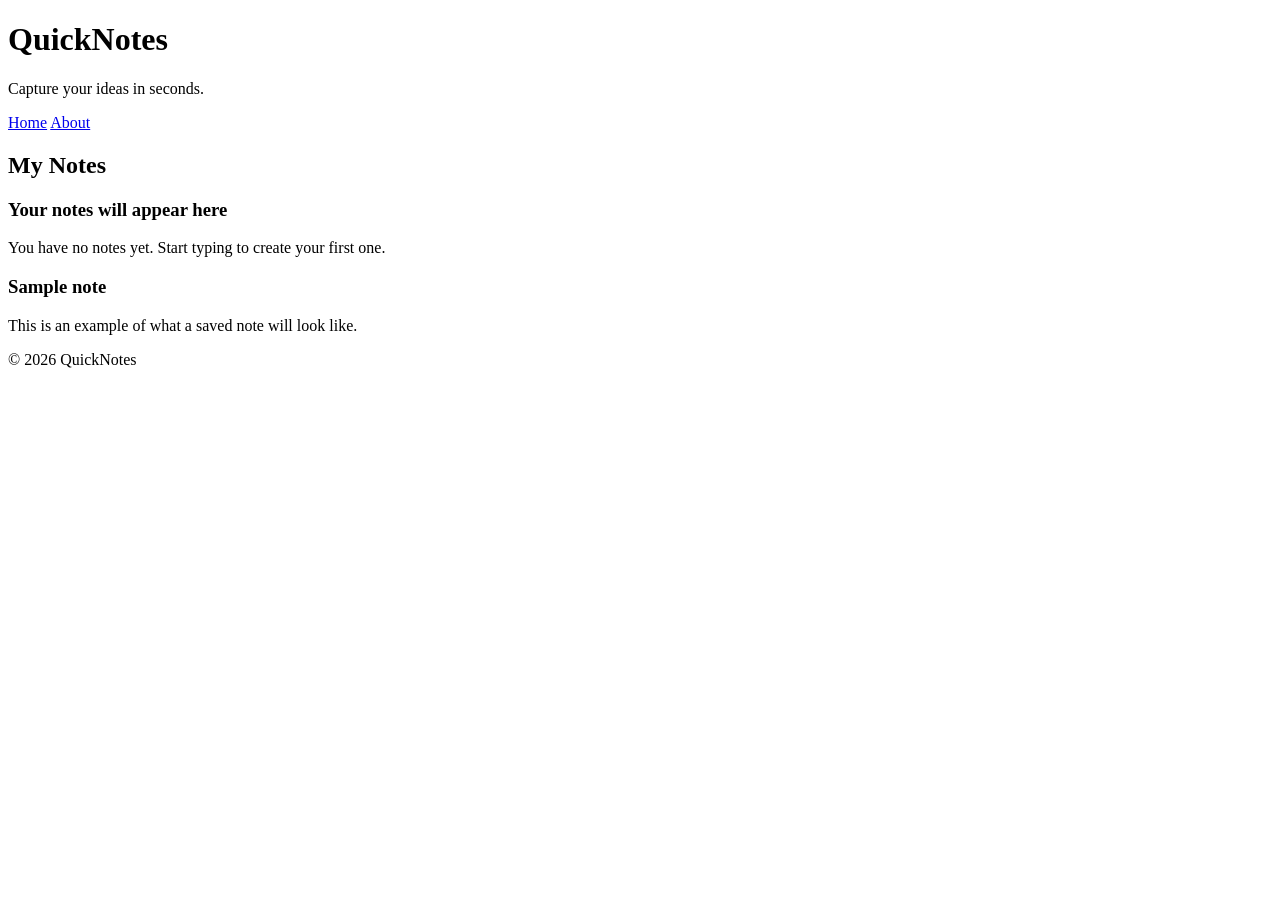
<file: day1/index.html>
<!DOCTYPE html>
<html lang="en">
  <head>
    <meta charset="UTF-8" />
    <meta name="viewport" content="width=device-width, initial-scale=1.0" />
    <title>QuickNotes</title>
  </head>
  <body>
    <header>
      <h1>QuickNotes</h1>
      <p>Capture your ideas in seconds.</p>
      <nav>
        <a href="index.html">Home</a>
        <a href="about.html">About</a>
      </nav>
    </header>

    <main>
      <h2>My Notes</h2>
      <section>
        <h3>Your notes will appear here</h3>
        <p>
          You have no notes yet. Start typing to create your first one.
        </p>
      </section>

      <article>
        <h3>Sample note</h3>
        <p>This is an example of what a saved note will look like.</p>
      </article>
    </main>

    <footer>
      <p>&copy; 2026 QuickNotes</p>
    </footer>
  </body>
</html>
</file>
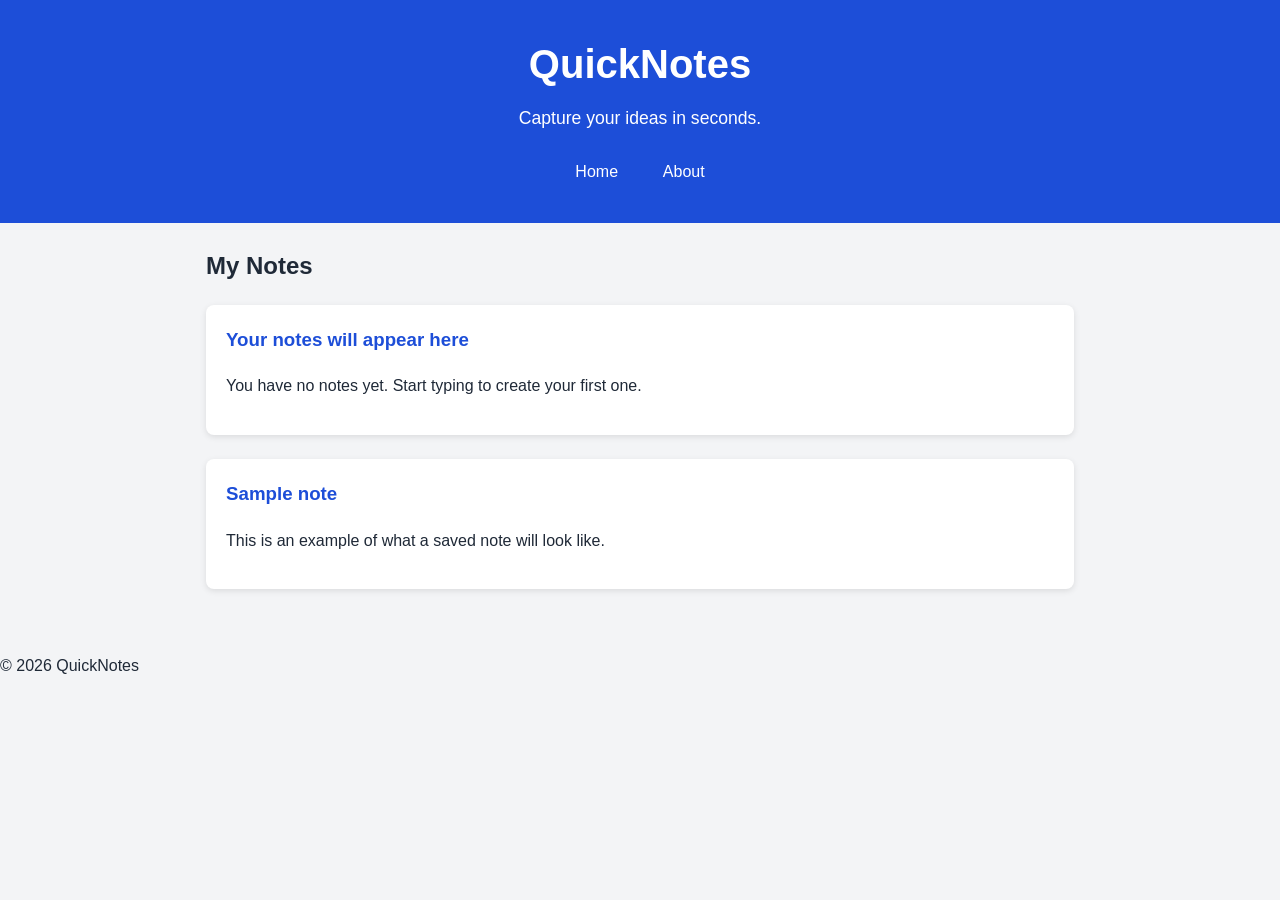
<file: day2/index.html>
<!DOCTYPE html>
<html lang="en">
  <head>
    <meta charset="UTF-8" />
    <meta name="viewport" content="width=device-width, initial-scale=1.0" />
    <title>QuickNotes</title>
    <link rel="stylesheet" href="style.css" />
  </head>
  <body>
    <header>
      <h1>QuickNotes</h1>
      <p>Capture your ideas in seconds.</p>
      <nav>
        <a href="index.html">Home</a>
        <a href="about.html">About</a>
      </nav>
    </header>

    <main>
      <h2>My Notes</h2>
      <section>
        <h3>Your notes will appear here</h3>
        <p>
          You have no notes yet. Start typing to create your first one.
        </p>
      </section>

      <article>
        <h3>Sample note</h3>
        <p>This is an example of what a saved note will look like.</p>
      </article>
    </main>

    <footer>
      <p>&copy; 2026 QuickNotes</p>
    </footer>
  </body>
</html>
</file>
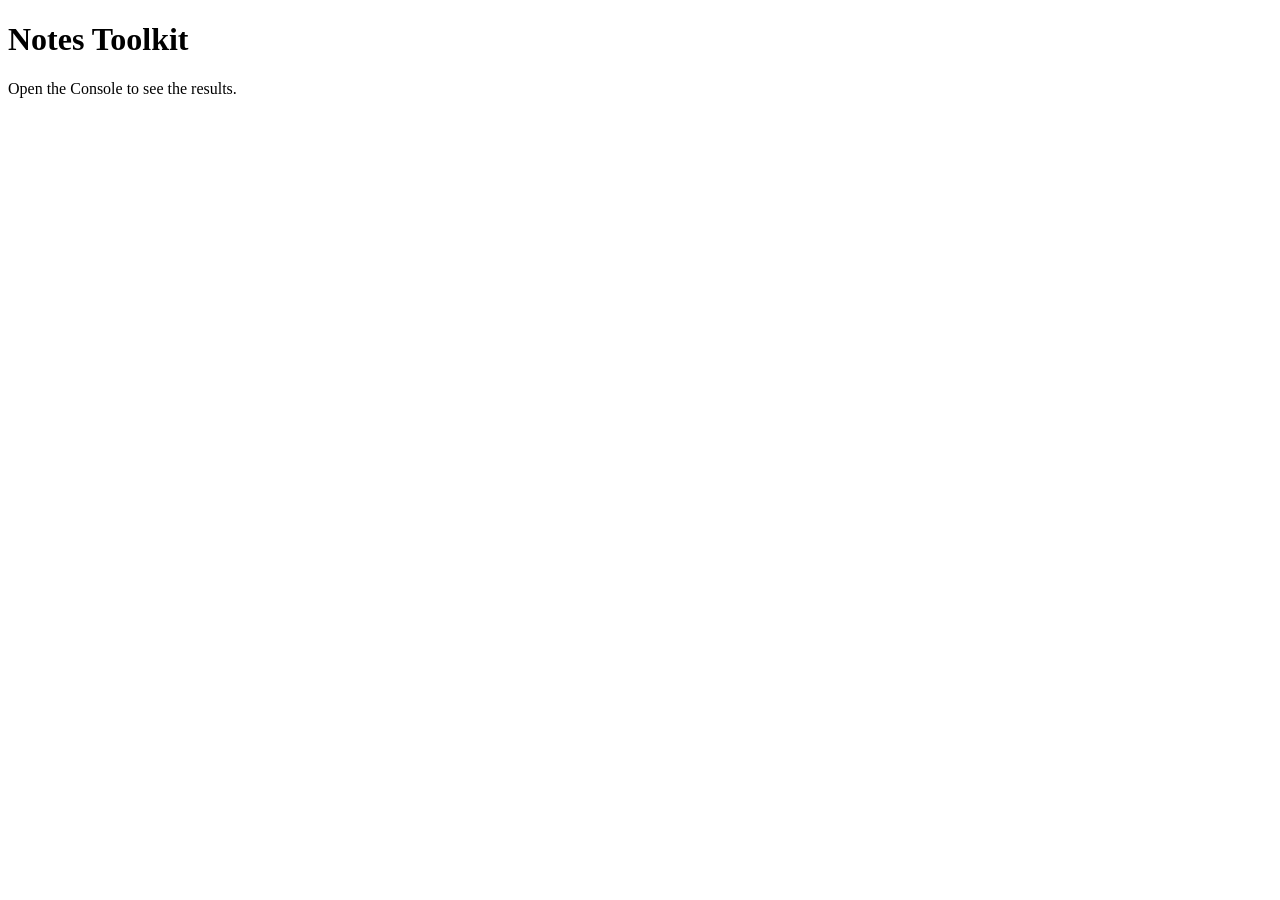
<file: day3/index.html>
<!DOCTYPE html>
<html lang="en">
  <head>
    <meta charset="UTF-8" />
    <meta name="viewport" content="width=device-width, initial-scale=1.0" />
    <title>Notes Toolkit</title>
    <script src="script.js" defer></script>
  </head>
  <body>
    <h1>Notes Toolkit</h1>
    <p>Open the Console to see the results.</p>
  </body>
</html>
</file>
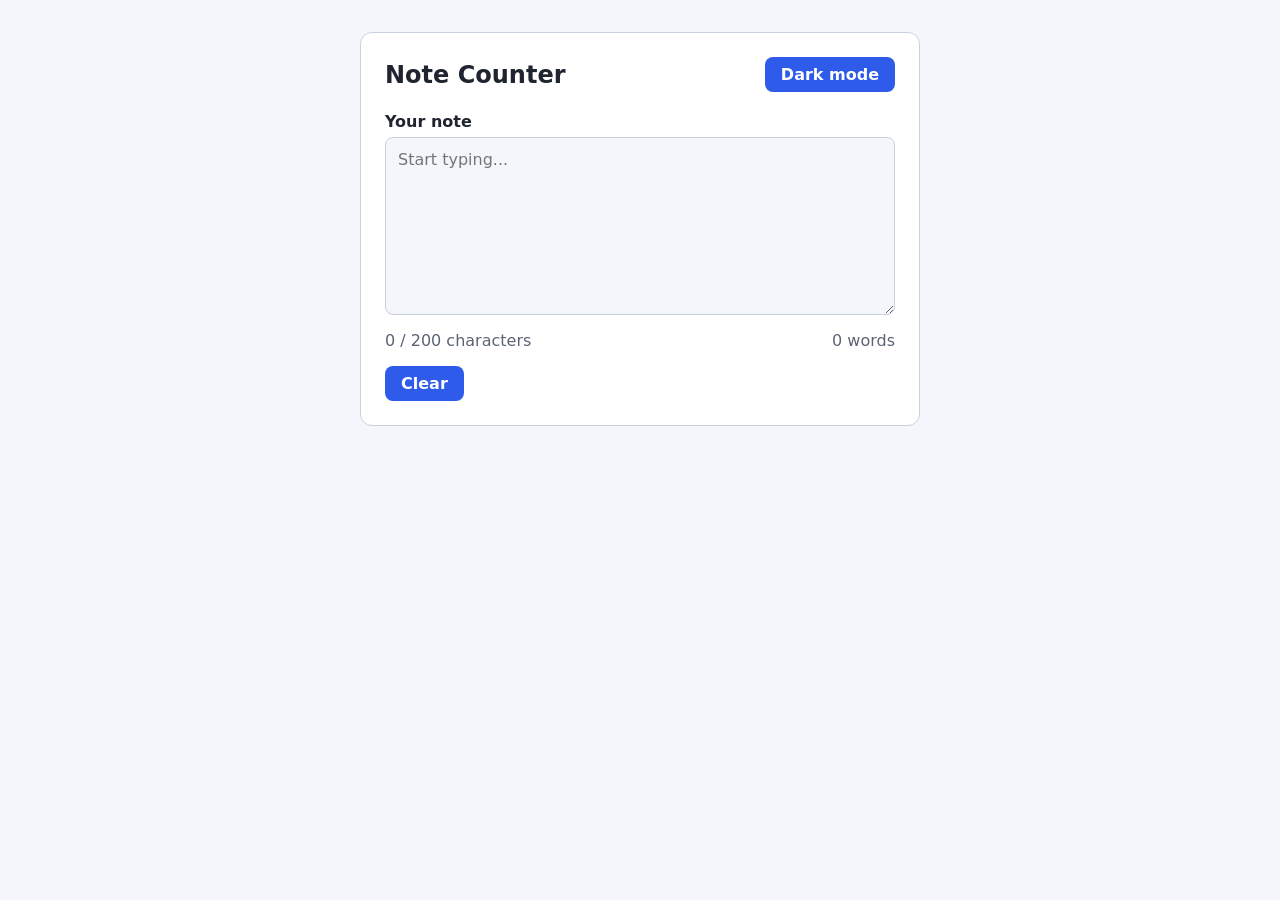
<file: day4/index.html>
<!DOCTYPE html>
<html lang="en">
<head>
  <meta charset="UTF-8">
  <meta name="viewport" content="width=device-width, initial-scale=1">
  <title>Note Counter</title>
  <link rel="stylesheet" href="style.css">
  <script src="script.js" defer></script>
</head>
<body>
  <main class="card">
    <header class="top">
      <h1>Note Counter</h1>
      <button id="theme-toggle" type="button">Dark mode</button>
    </header>

    <label for="note-text">Your note</label>
    <textarea id="note-text" rows="8" placeholder="Start typing..."></textarea>

    <div class="stats">
      <p id="char-count">0 / 200 characters</p>
      <p id="word-count">0 words</p>
    </div>

    <button id="clear-btn" type="button">Clear</button>
  </main>
</body>
</html>
</file>
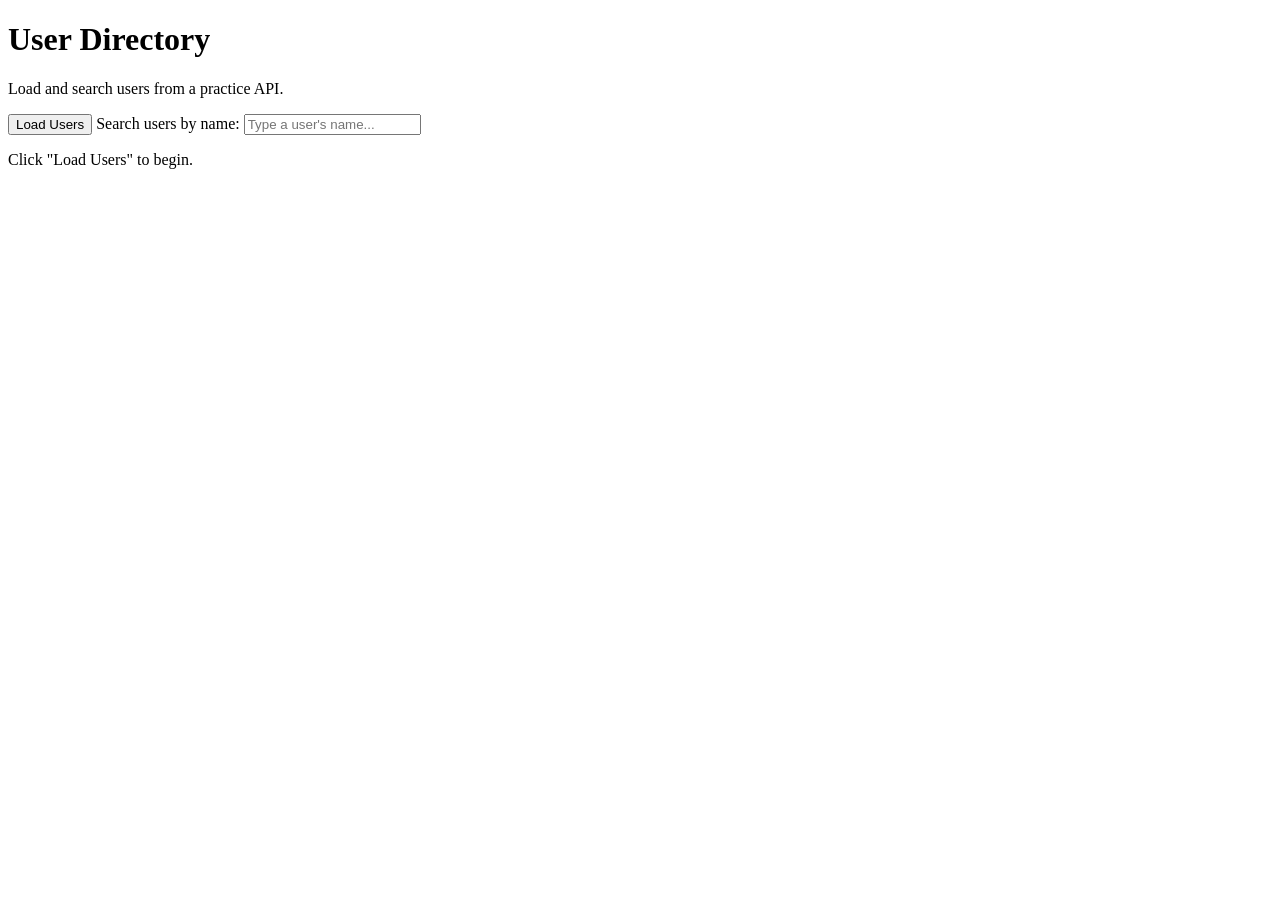
<file: day5/index.html>
<!DOCTYPE html>
<html lang="en">
<head>
    <meta charset="UTF-8">
    <meta name="viewport" content="width=device-width, initial-scale=1.0">
    <title>Day 5 - User Directory</title>
    <script src="users.js" defer></script>
</head>
<body>
    <header>
        <h1>User Directory</h1>
        <p>Load and search users from a practice API.</p>
    </header>

    <main>
        <button id="load-users" type="button">Load Users</button>

        <label for="filter-input">Search users by name:</label>
        <input
            type="text"
            id="filter-input"
            placeholder="Type a user's name..."
        >

        <p id="status" role="status">Click "Load Users" to begin.</p>

        <ul id="users-list"></ul>
    </main>
</body>
</html>
</file>
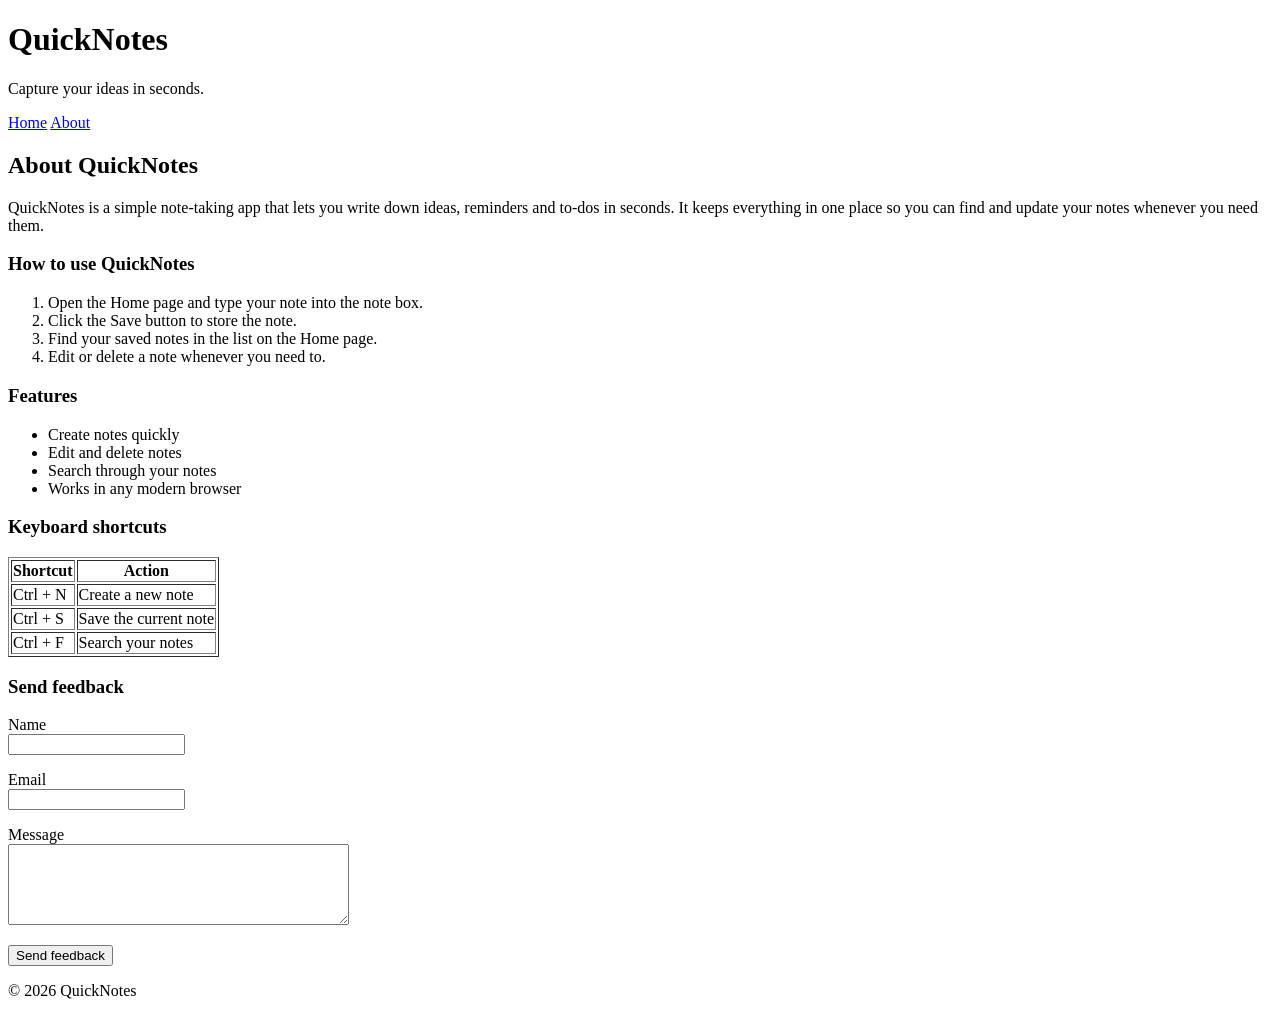
<file: day1/about.html>
<!DOCTYPE html>
<html lang="en">
  <head>
    <meta charset="UTF-8" />
    <meta name="viewport" content="width=device-width, initial-scale=1.0" />
    <title>About QuickNotes</title>
  </head>
  <body>
    <header>
      <h1>QuickNotes</h1>
      <p>Capture your ideas in seconds.</p>
      <nav>
        <a href="index.html">Home</a>
        <a href="about.html">About</a>
      </nav>
    </header>

    <main>
      <h2>About QuickNotes</h2>
      <p>
        QuickNotes is a simple note-taking app that lets you write down ideas,
        reminders and to-dos in seconds. It keeps everything in one place so
        you can find and update your notes whenever you need them.
      </p>

      <section>
        <h3>How to use QuickNotes</h3>
        <ol>
          <li>Open the Home page and type your note into the note box.</li>
          <li>Click the Save button to store the note.</li>
          <li>Find your saved notes in the list on the Home page.</li>
          <li>Edit or delete a note whenever you need to.</li>
        </ol>
      </section>

      <section>
        <h3>Features</h3>
        <ul>
          <li>Create notes quickly</li>
          <li>Edit and delete notes</li>
          <li>Search through your notes</li>
          <li>Works in any modern browser</li>
        </ul>
      </section>

      <section>
        <h3>Keyboard shortcuts</h3>
        <table border="1">
          <thead>
            <tr>
              <th>Shortcut</th>
              <th>Action</th>
            </tr>
          </thead>
          <tbody>
            <tr>
              <td>Ctrl + N</td>
              <td>Create a new note</td>
            </tr>
            <tr>
              <td>Ctrl + S</td>
              <td>Save the current note</td>
            </tr>
            <tr>
              <td>Ctrl + F</td>
              <td>Search your notes</td>
            </tr>
          </tbody>
        </table>
      </section>

      <section>
        <h3>Send feedback</h3>
        <form>
          <p>
            <label for="name">Name</label><br />
            <input type="text" id="name" name="name" required />
          </p>
          <p>
            <label for="email">Email</label><br />
            <input type="email" id="email" name="email" required />
          </p>
          <p>
            <label for="message">Message</label><br />
            <textarea
              id="message"
              name="message"
              rows="5"
              cols="40"
              required
            ></textarea>
          </p>
          <button type="submit">Send feedback</button>
        </form>
      </section>
    </main>

    <footer>
      <p>&copy; 2026 QuickNotes</p>
    </footer>
  </body>
</html>
</file>
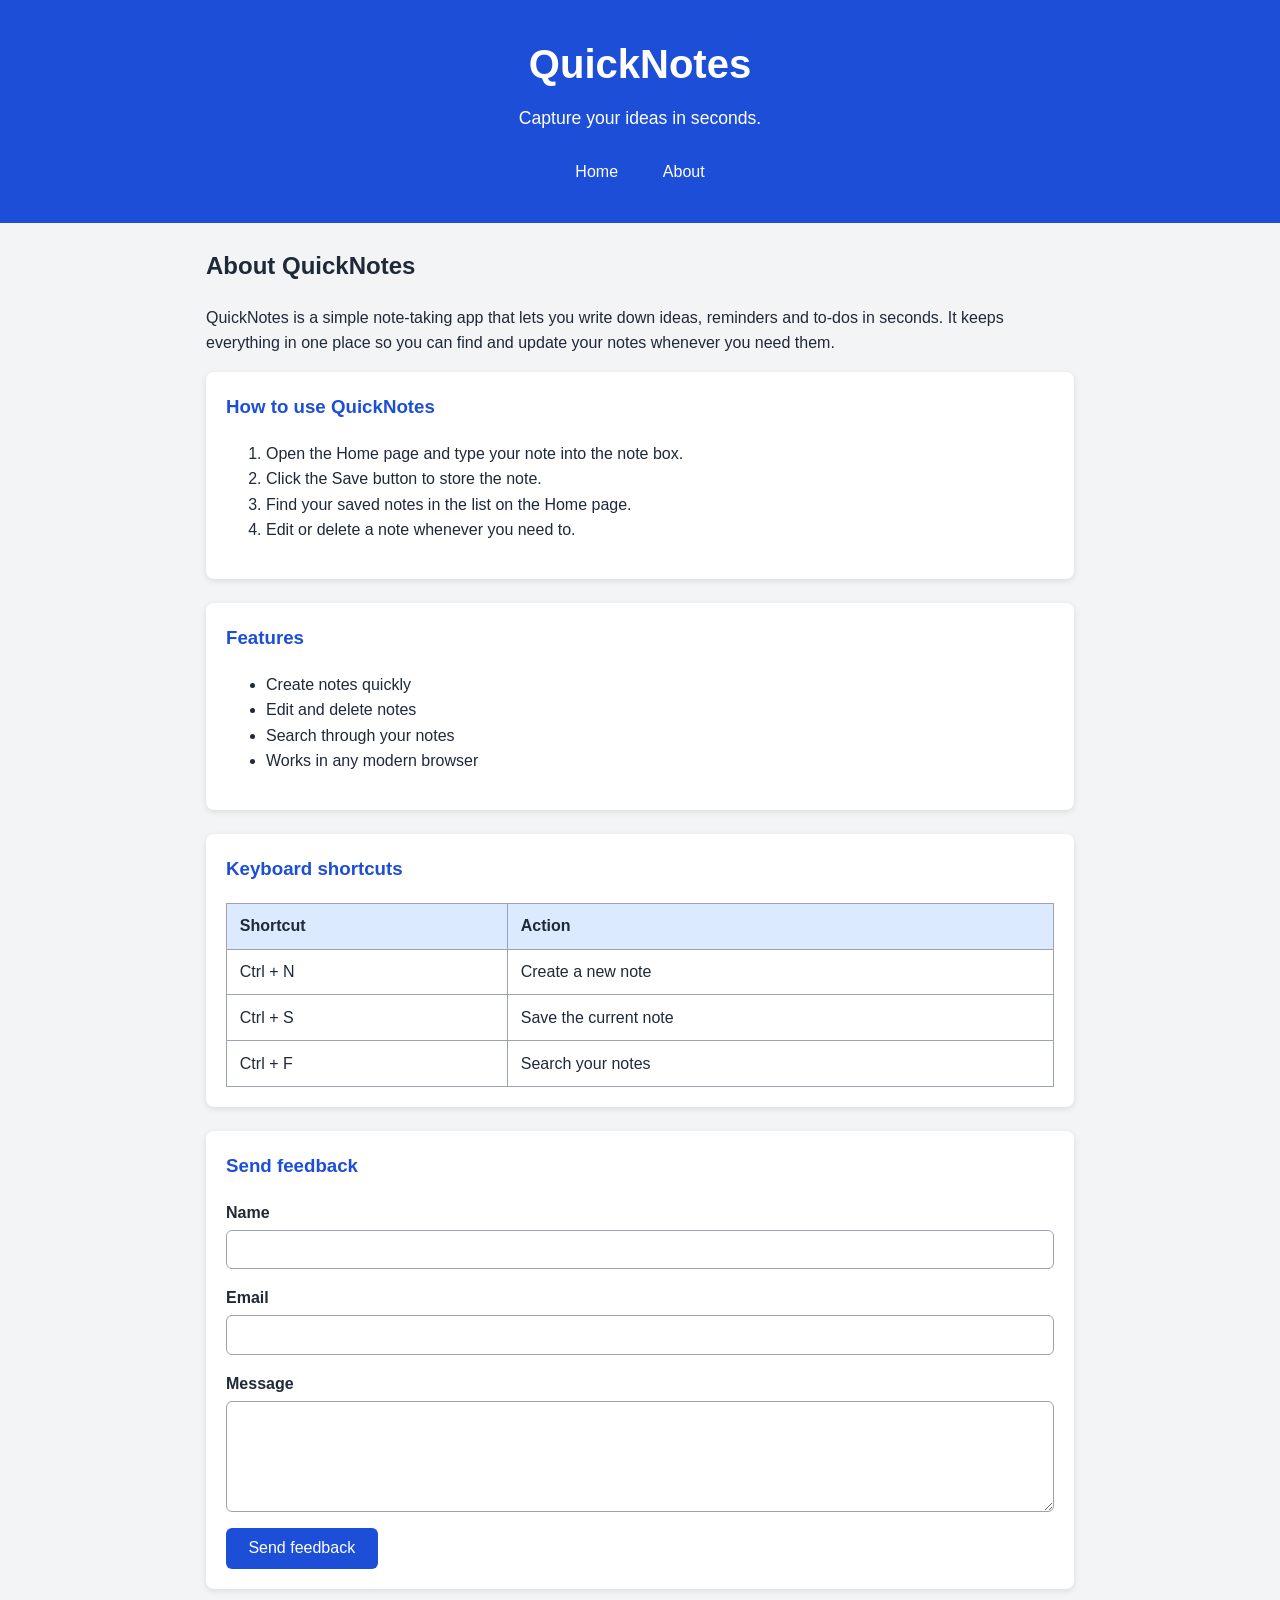
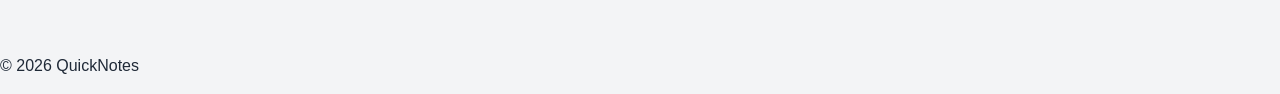
<file: day2/about.html>
<!DOCTYPE html>
<html lang="en">
  <head>
    <meta charset="UTF-8" />
    <meta name="viewport" content="width=device-width, initial-scale=1.0" />
    <title>About QuickNotes</title>
    <link rel="stylesheet" href="style.css" />
  </head>
  <body>
    <header>
      <h1>QuickNotes</h1>
      <p>Capture your ideas in seconds.</p>
      <nav>
        <a href="index.html">Home</a>
        <a href="about.html">About</a>
      </nav>
    </header>

    <main>
      <h2>About QuickNotes</h2>
      <p>
        QuickNotes is a simple note-taking app that lets you write down ideas,
        reminders and to-dos in seconds. It keeps everything in one place so
        you can find and update your notes whenever you need them.
      </p>

      <section>
        <h3>How to use QuickNotes</h3>
        <ol>
          <li>Open the Home page and type your note into the note box.</li>
          <li>Click the Save button to store the note.</li>
          <li>Find your saved notes in the list on the Home page.</li>
          <li>Edit or delete a note whenever you need to.</li>
        </ol>
      </section>

      <section>
        <h3>Features</h3>
        <ul class="Features">
          <li>Create notes quickly</li>
          <li>Edit and delete notes</li>
          <li>Search through your notes</li>
          <li>Works in any modern browser</li>
        </ul>
      </section>

      <section>
        <h3>Keyboard shortcuts</h3>
        <table border="1">
          <thead>
            <tr>
              <th>Shortcut</th>
              <th>Action</th>
            </tr>
          </thead>
          <tbody>
            <tr>
              <td>Ctrl + N</td>
              <td>Create a new note</td>
            </tr>
            <tr>
              <td>Ctrl + S</td>
              <td>Save the current note</td>
            </tr>
            <tr>
              <td>Ctrl + F</td>
              <td>Search your notes</td>
            </tr>
          </tbody>
        </table>
      </section>

      <section>
        <h3>Send feedback</h3>
        <form>
          <p>
            <label for="name">Name</label><br />
            <input type="text" id="name" name="name" required />
          </p>
          <p>
            <label for="email">Email</label><br />
            <input type="email" id="email" name="email" required />
          </p>
          <p>
            <label for="message">Message</label><br />
            <textarea
              id="message"
              name="message"
              rows="5"
              cols="40"
              required
            ></textarea>
          </p>
          <button type="submit">Send feedback</button>
        </form>
      </section>
    </main>

    <footer>
      <p>&copy; 2026 QuickNotes</p>
    </footer>
  </body>
</html>
</file>
<file: day2/style.css>
/* ===== Reset and base styles ===== */
*,
*::before,
*::after {
  box-sizing: border-box;
}

body {
  margin: 0;
  font-family: Arial, Helvetica, sans-serif;
  line-height: 1.6;
  color: #1f2937;
  background-color: #f3f4f6;
}

/* ===== Header ===== */
header {
  background-color: #1d4ed8;
  color: white;
  text-align: center;
  padding: 2rem 1rem;
}

header h1 {
  margin: 0;
  font-size: 2.5rem;
}

header p {
  margin: 0.5rem 0 1.25rem;
  font-size: 1.1rem;
}

/* ===== Navigation (Flexbox) ===== */
nav {
  display: flex;
  justify-content: center;
  gap: 16px;
}

nav a {
  color: white;
  text-decoration: none;
  padding: 0.4rem 0.9rem;
  border-radius: 6px;
  transition: background-color 0.3s ease, color 0.3s ease;
}

nav a:hover,
nav a:focus {
  background-color: white;
  color: #1d4ed8;
}

/* ===== Main content ===== */
main {
  max-width: 900px;
  margin: 0 auto;
  padding: 1.5rem 1rem;
}

main h2 {
  margin-top: 0;
}

section,
article {
  background-color: white;
  border-radius: 8px;
  padding: 1.25rem;
  margin-bottom: 1.5rem;
  box-shadow: 0 2px 6px rgba(0, 0, 0, 0.1);
}

section h3,
article h3 {
  margin-top: 0;
  color: #1d4ed8;
}

/* ===== Features list (CSS Grid cards) ===== */
.features {
  list-style: none;
  padding: 0;
  margin: 0;
  display: grid;
  grid-template-columns: repeat(auto-fit, minmax(180px, 1fr));
  gap: 1rem;
}

.features li {
  background-color: #eff6ff;
  border: 1px solid #bfdbfe;
  border-radius: 8px;
  padding: 1rem;
  text-align: center;
}

/* ===== Table ===== */
table {
  width: 100%;
  border-collapse: collapse;
}

th,
td {
  border: 1px solid #9ca3af;
  padding: 0.6rem 0.8rem;
  text-align: left;
}

th {
  background-color: #dbeafe;
}

/* ===== Feedback form ===== */
form p {
  margin: 0 0 1rem;
}

form br {
  display: none;
}

label {
  display: block;
  font-weight: bold;
  margin-bottom: 0.3rem;
}

input[type="text"],
input[type="email"],
textarea {
  display: block;
  width: 100%;
  padding: 0.6rem;
  border: 1px solid #9ca3af;
  border-radius: 6px;
  font-family: inherit;
  font-size: 1rem;
}

input[type="text"]:focus,
input[type="email"]:focus,
textarea:focus {
  outline: 2px solid #1d4ed8;
  border-color: #1d4ed8;
}

/* ===== Buttons ===== */
button {
  background-color: #1d4ed8;
  color: white;
  border: none;
  border-radius: 6px;
  padding: 0.7rem 1.4rem;
  font-size: 1rem;
  cursor: pointer;
  transition: background-color 0.3s ease, transform 0.2s ease;
}

button:hover {
  background-color: #1e3a8a;
  transform: translateY(-2px);
}

/* ===== Small screens ===== */
@media (max-width: 600px) {
  header {
    padding: 1rem 0.75rem;
  }

  header h1 {
    font-size: 1.6rem;
  }

  header p {
    font-size: 0.95rem;
  }

  main {
    padding: 1rem 0.75rem;
  }
}
</file>
<file: day4/style.css>
:root {
  --bg: #f4f6fb;
  --surface: #ffffff;
  --text: #1f2430;
  --muted: #5b6475;
  --border: #c9d0de;
  --accent: #2f5bea;
  --accent-text: #ffffff;
  --warning: orange;
  --over: red;
}

body.dark {
  --bg: #12151c;
  --surface: #1c2130;
  --text: #e8ebf3;
  --muted: #a3acc0;
  --border: #3a4258;
  --accent: #7c9bff;
  --accent-text: #12151c;
  --warning: #ffb347;
  --over: #ff6b6b;
}

* {
  box-sizing: border-box;
}

body {
  margin: 0;
  min-height: 100vh;
  display: flex;
  justify-content: center;
  align-items: flex-start;
  padding: 2rem 1rem;
  font-family: system-ui, -apple-system, "Segoe UI", Roboto, sans-serif;
  background: var(--bg);
  color: var(--text);
  transition: background 0.2s, color 0.2s;
}

.card {
  width: 100%;
  max-width: 560px;
  padding: 1.5rem;
  background: var(--surface);
  border: 1px solid var(--border);
  border-radius: 12px;
}

.top {
  display: flex;
  justify-content: space-between;
  align-items: center;
  gap: 1rem;
  margin-bottom: 1.25rem;
}

h1 {
  margin: 0;
  font-size: 1.5rem;
}

label {
  display: block;
  margin-bottom: 0.4rem;
  font-weight: 600;
}

textarea {
  width: 100%;
  padding: 0.75rem;
  font: inherit;
  color: var(--text);
  background: var(--bg);
  border: 1px solid var(--border);
  border-radius: 8px;
  resize: vertical;
}

textarea:focus-visible,
button:focus-visible {
  outline: 3px solid var(--accent);
  outline-offset: 2px;
}

.stats {
  display: flex;
  justify-content: space-between;
  margin: 0.75rem 0 1rem;
  color: var(--muted);
}

.stats p {
  margin: 0;
}

button {
  padding: 0.5rem 1rem;
  font: inherit;
  font-weight: 600;
  color: var(--accent-text);
  background: var(--accent);
  border: none;
  border-radius: 8px;
  cursor: pointer;
}

button:hover {
  opacity: 0.9;
}

/* Character counter states */
.warning {
  color: var(--warning);
}

.over {
  color: var(--over);
  font-weight: bold;
}
</file>
